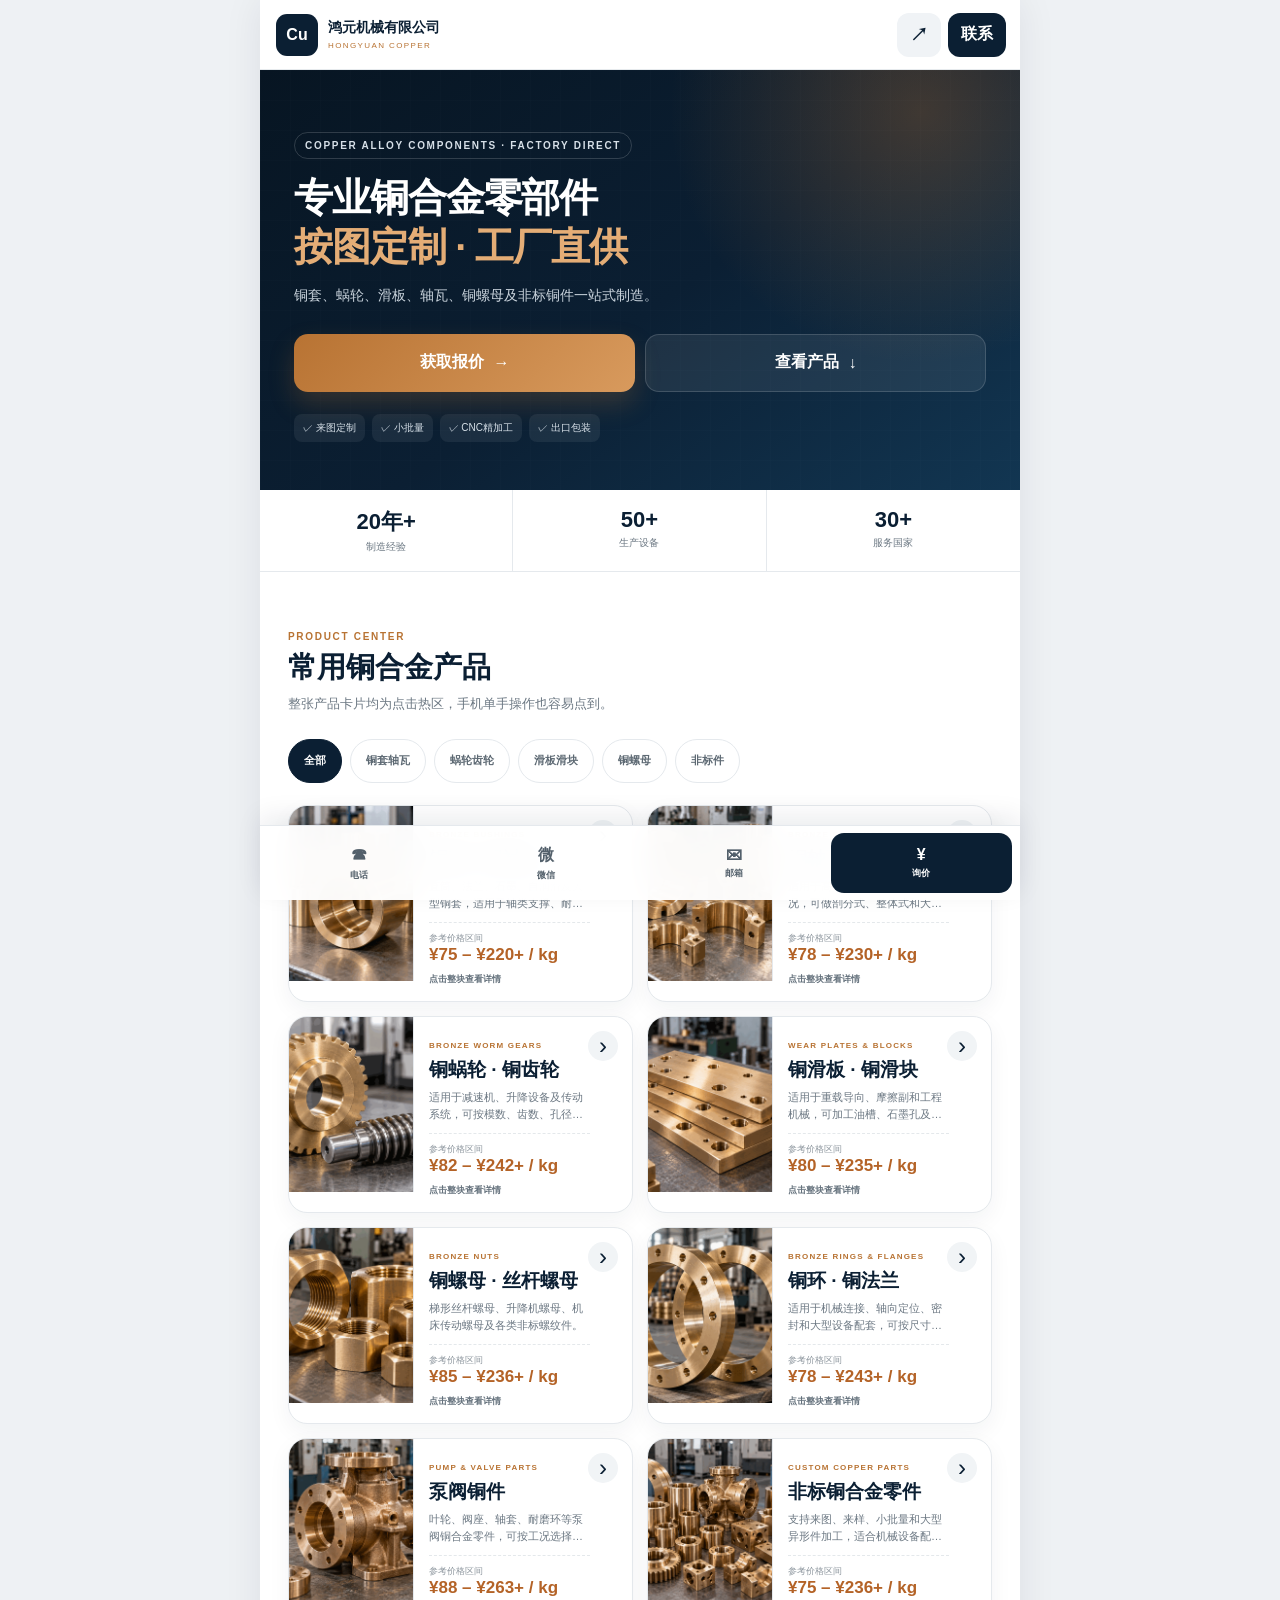
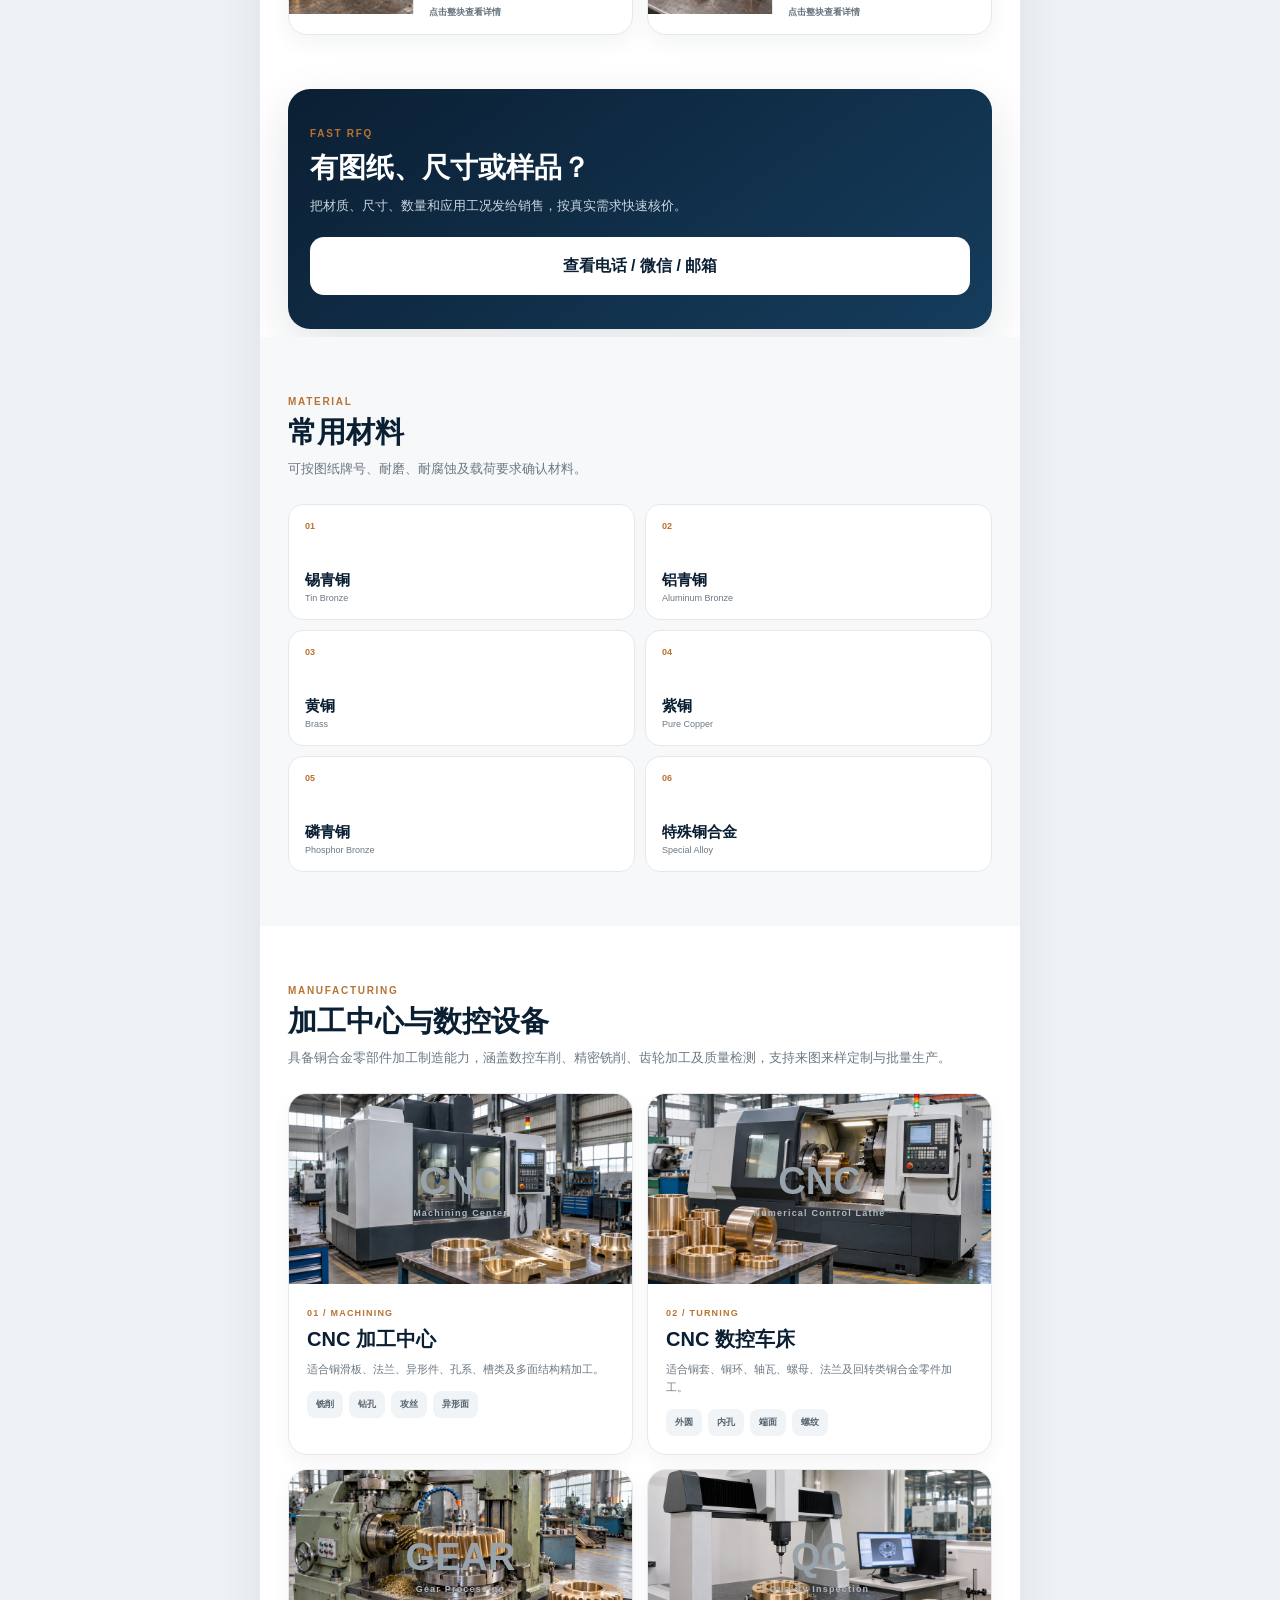
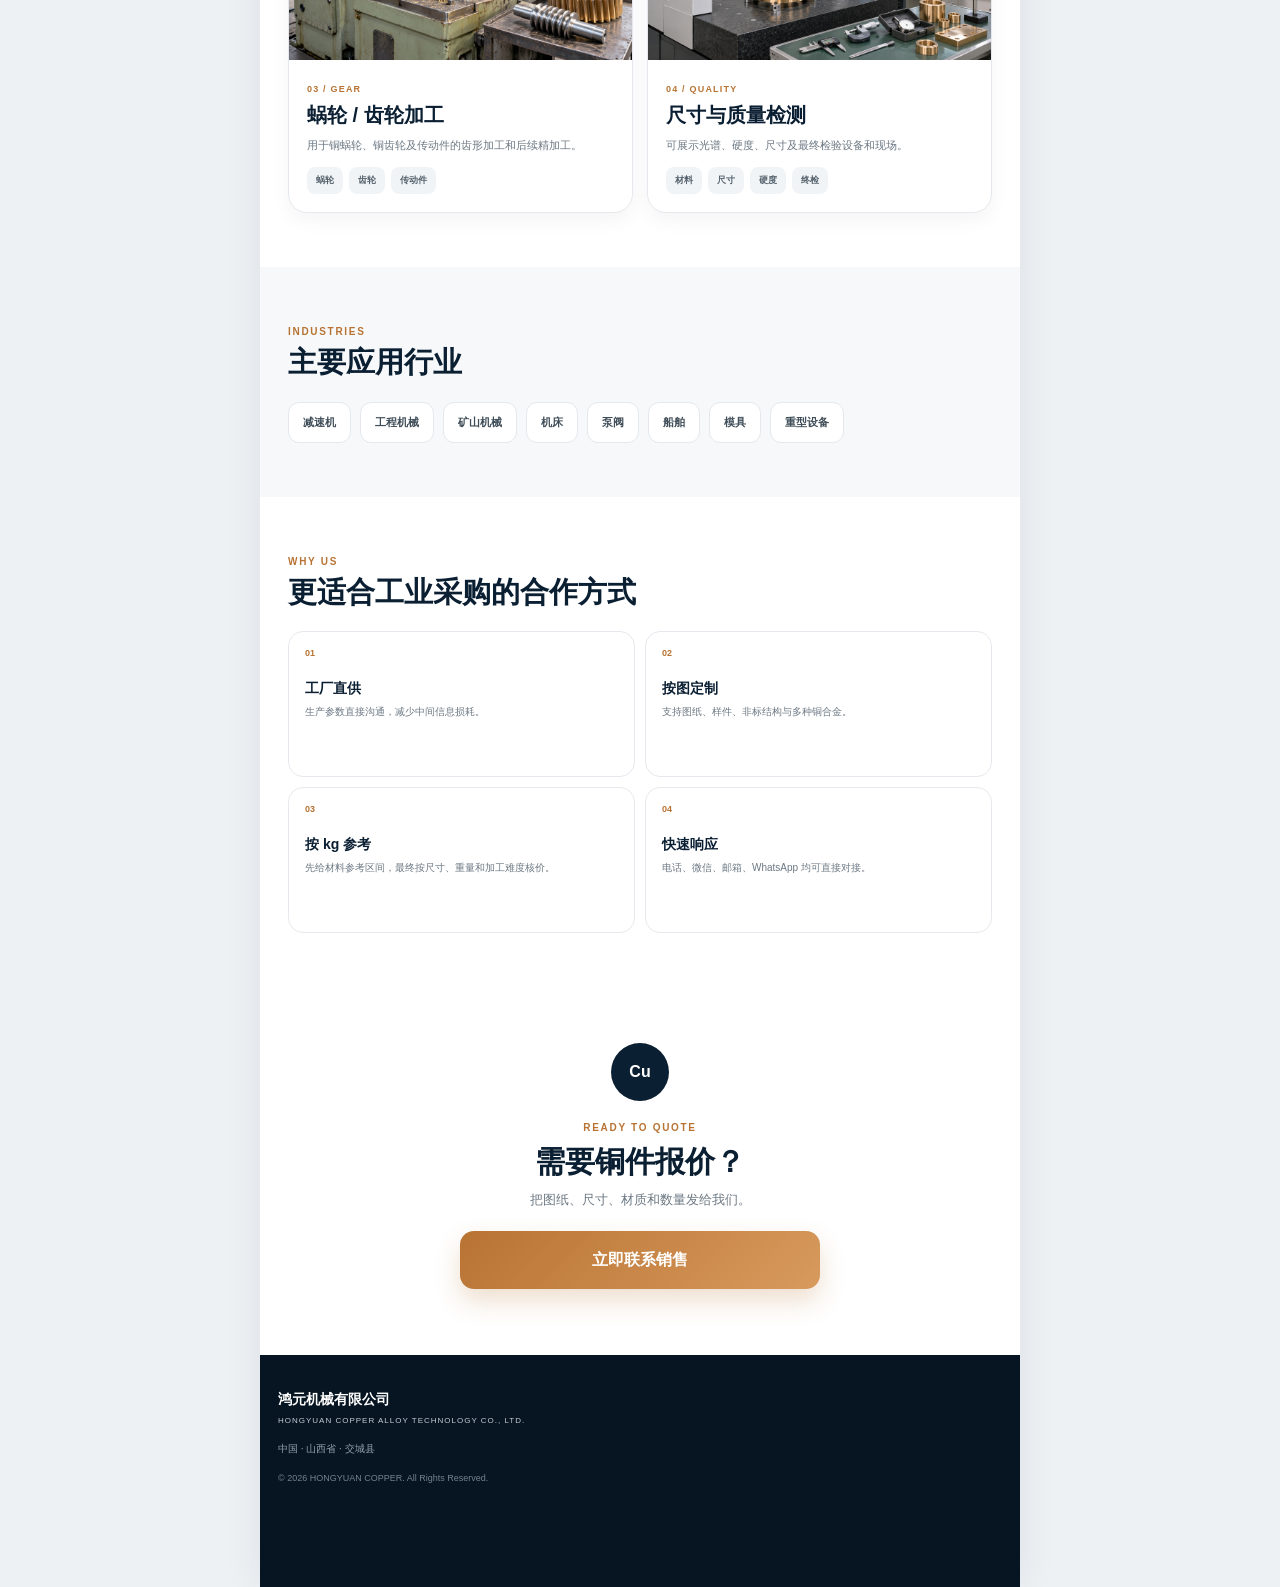
<file: index.html>
<!doctype html>
<html lang="zh-CN">
<head>
  <meta charset="utf-8">
  <meta name="viewport" content="width=device-width,initial-scale=1,viewport-fit=cover">
  <meta name="theme-color" content="#0B1F33">
  <meta name="apple-mobile-web-app-capable" content="yes">
  <meta name="apple-mobile-web-app-status-bar-style" content="black-translucent">
  <meta name="format-detection" content="telephone=no,email=no">
  <meta name="description" content="专业铜合金零部件制造商，铜套、铜蜗轮、铜滑板、铜螺母、铜轴瓦及非标铜件按图定制。">
  <title>铜合金产品制造商</title>

  <link rel="manifest" href="./manifest.webmanifest">
  <link rel="icon" href="./assets/icons/icon-192.png">
  <link rel="apple-touch-icon" href="./assets/icons/apple-touch-icon.png">
  <link rel="stylesheet" href="./styles.css">
</head>
<body>
<div class="site-shell">
  <header class="topbar">
    <a class="brand" href="#home">
      <span class="brand-mark">Cu</span>
      <span class="brand-copy">
        <strong data-cfg="companyNameZh">恒铸铜合金科技有限公司</strong>
        <small data-cfg="brandShort">HENGZHU COPPER</small>
      </span>
    </a>
    <div class="top-actions">
      <button class="round-btn" id="shareBtn" aria-label="分享">↗</button>
      <button class="round-btn install-hidden" id="installBtn" aria-label="安装到桌面">＋</button>
      <button class="contact-btn js-contact">联系</button>
    </div>
  </header>

  <main id="home">
    <section class="hero">
      <div class="hero-grid"></div>
      <div class="hero-content">
        <span class="kicker">COPPER ALLOY COMPONENTS · FACTORY DIRECT</span>
        <h1>专业铜合金零部件<em>按图定制 · 工厂直供</em></h1>
        <p data-cfg="sloganZh">铜套、蜗轮、滑板、轴瓦、铜螺母及非标铜件一站式制造。</p>

        <div class="hero-actions">
          <button class="btn primary js-contact">获取报价 <b>→</b></button>
          <a class="btn ghost" href="#products">查看产品 <b>↓</b></a>
        </div>

        <div class="trust-row">
          <span>✓ 来图定制</span>
          <span>✓ 小批量</span>
          <span>✓ CNC精加工</span>
          <span>✓ 出口包装</span>
        </div>
      </div>
    </section>

    <section class="metrics">
      <div><strong data-cfg="years">20+</strong><span>制造经验</span></div>
      <div><strong data-cfg="equipments">50+</strong><span>生产设备</span></div>
      <div><strong data-cfg="countries">30+</strong><span>服务国家</span></div>
    </section>

    <section class="section" id="products">
      <div class="section-head">
        <span>PRODUCT CENTER</span>
        <h2>常用铜合金产品</h2>
        <p>整张产品卡片均为点击热区，手机单手操作也容易点到。</p>
      </div>
      <div class="category-strip" id="categoryStrip"></div>
      <div class="product-grid" id="productGrid"></div>
    </section>

    <section class="quote-band">
      <span>FAST RFQ</span>
      <h2>有图纸、尺寸或样品？</h2>
      <p>把材质、尺寸、数量和应用工况发给销售，按真实需求快速核价。</p>
      <button class="btn light js-contact">查看电话 / 微信 / 邮箱</button>
    </section>

    <section class="section soft">
      <div class="section-head">
        <span>MATERIAL</span>
        <h2>常用材料</h2>
        <p>可按图纸牌号、耐磨、耐腐蚀及载荷要求确认材料。</p>
      </div>
      <div class="material-grid">
        <article><b>01</b><strong>锡青铜</strong><small>Tin Bronze</small></article>
        <article><b>02</b><strong>铝青铜</strong><small>Aluminum Bronze</small></article>
        <article><b>03</b><strong>黄铜</strong><small>Brass</small></article>
        <article><b>04</b><strong>紫铜</strong><small>Pure Copper</small></article>
        <article><b>05</b><strong>磷青铜</strong><small>Phosphor Bronze</small></article>
        <article><b>06</b><strong>特殊铜合金</strong><small>Special Alloy</small></article>
      </div>
    </section>

    <section class="section" id="capability">
      <div class="section-head">
        <span>MANUFACTURING</span>
        <h2>加工中心与数控设备</h2>
        <p>具备铜合金零部件加工制造能力，涵盖数控车削、精密铣削、齿轮加工及质量检测，支持来图来样定制与批量生产。</p>
      </div>

      <div class="equipment-grid">
        <article class="equipment-card">
          <div class="equipment-photo">
            <img src="./assets/images/cnc-machining-center.jpg" alt="CNC加工中心">
            <div class="equipment-placeholder">CNC<small>Machining Center</small></div>
          </div>
          <div class="equipment-copy">
            <span>01 / MACHINING</span>
            <h3>CNC 加工中心</h3>
            <p>适合铜滑板、法兰、异形件、孔系、槽类及多面结构精加工。</p>
            <div class="equipment-tags"><b>铣削</b><b>钻孔</b><b>攻丝</b><b>异形面</b></div>
          </div>
        </article>

        <article class="equipment-card">
          <div class="equipment-photo">
            <img src="./assets/images/cnc-lathe.jpg" alt="CNC数控车床">
            <div class="equipment-placeholder">CNC<small>Numerical Control Lathe</small></div>
          </div>
          <div class="equipment-copy">
            <span>02 / TURNING</span>
            <h3>CNC 数控车床</h3>
            <p>适合铜套、铜环、轴瓦、螺母、法兰及回转类铜合金零件加工。</p>
            <div class="equipment-tags"><b>外圆</b><b>内孔</b><b>端面</b><b>螺纹</b></div>
          </div>
        </article>

        <article class="equipment-card">
          <div class="equipment-photo">
            <img src="./assets/images/gear-machine.jpg" alt="齿轮加工设备">
            <div class="equipment-placeholder">GEAR<small>Gear Processing</small></div>
          </div>
          <div class="equipment-copy">
            <span>03 / GEAR</span>
            <h3>蜗轮 / 齿轮加工</h3>
            <p>用于铜蜗轮、铜齿轮及传动件的齿形加工和后续精加工。</p>
            <div class="equipment-tags"><b>蜗轮</b><b>齿轮</b><b>传动件</b></div>
          </div>
        </article>

        <article class="equipment-card">
          <div class="equipment-photo">
            <img src="./assets/images/inspection.jpg" alt="检测设备">
            <div class="equipment-placeholder">QC<small>Quality Inspection</small></div>
          </div>
          <div class="equipment-copy">
            <span>04 / QUALITY</span>
            <h3>尺寸与质量检测</h3>
            <p>可展示光谱、硬度、尺寸及最终检验设备和现场。</p>
            <div class="equipment-tags"><b>材料</b><b>尺寸</b><b>硬度</b><b>终检</b></div>
          </div>
        </article>
      </div>
    </section>

    <section class="section soft">
      <div class="section-head">
        <span>INDUSTRIES</span>
        <h2>主要应用行业</h2>
      </div>
      <div class="chips">
        <span>减速机</span><span>工程机械</span><span>矿山机械</span><span>机床</span>
        <span>泵阀</span><span>船舶</span><span>模具</span><span>重型设备</span>
      </div>
    </section>

    <section class="section">
      <div class="section-head">
        <span>WHY US</span>
        <h2>更适合工业采购的合作方式</h2>
      </div>
      <div class="why-grid">
        <article><b>01</b><strong>工厂直供</strong><p>生产参数直接沟通，减少中间信息损耗。</p></article>
        <article><b>02</b><strong>按图定制</strong><p>支持图纸、样件、非标结构与多种铜合金。</p></article>
        <article><b>03</b><strong>按 kg 参考</strong><p>先给材料参考区间，最终按尺寸、重量和加工难度核价。</p></article>
        <article><b>04</b><strong>快速响应</strong><p>电话、微信、邮箱、WhatsApp 均可直接对接。</p></article>
      </div>
    </section>

    <section class="final-cta">
      <div class="final-mark">Cu</div>
      <span>READY TO QUOTE</span>
      <h2>需要铜件报价？</h2>
      <p>把图纸、尺寸、材质和数量发给我们。</p>
      <button class="btn primary js-contact">立即联系销售</button>
    </section>
  </main>

  <footer class="footer">
    <strong data-cfg="companyNameZh">恒铸铜合金科技有限公司</strong>
    <span data-cfg="companyNameEn">HENGZHU COPPER ALLOY TECHNOLOGY CO., LTD.</span>
    <p data-cfg="address">中国 · XX省 · XX市工业园区</p>
    <small>© <span id="year"></span> <span data-cfg="brandShort">HENGZHU COPPER</span>. All Rights Reserved.</small>
  </footer>

  <nav class="bottom-bar">
    <a class="bottom-item" data-link="phone" href="#"><span>☎</span><b>电话</b></a>
    <button class="bottom-item" data-copy="wechat"><span>微</span><b>微信</b></button>
    <a class="bottom-item" data-link="email" href="#"><span>✉</span><b>邮箱</b></a>
    <button class="bottom-item primary js-contact"><span>¥</span><b>询价</b></button>
  </nav>
</div>

<div class="overlay" id="productOverlay" aria-hidden="true">
  <section class="sheet">
    <div class="sheet-handle"></div>
    <button class="sheet-close" aria-label="关闭">×</button>
    <div class="detail-image">
      <img id="detailImage" alt="">
      <div class="detail-placeholder">Cu</div>
    </div>
    <span class="eyebrow" id="detailEn"></span>
    <h2 id="detailTitle"></h2>
    <p id="detailDesc"></p>
    <div class="price-panel">
      <span>参考材料 / 加工价格</span>
      <strong id="detailPrice"></strong>
      <small id="detailPriceNote"></small>
    </div>
    <div class="tag-row" id="detailTags"></div>
    <button class="btn primary full js-product-contact">咨询该产品 / 获取准确报价</button>
  </section>
</div>

<div class="overlay" id="contactOverlay" aria-hidden="true">
  <section class="sheet contact-sheet">
    <div class="sheet-handle"></div>
    <button class="sheet-close" aria-label="关闭">×</button>
    <span class="eyebrow">CONTACT SALES</span>
    <h2>联系销售 / 获取报价</h2>
    <p>电话、邮箱、WhatsApp 可直接点击；微信号点击即可复制。</p>

    <div class="contact-list">
      <a class="contact-row" data-link="phone" href="#">
        <span class="contact-icon">☎</span>
        <span class="contact-copy"><small>电话 / PHONE</small><strong data-cfg="phone"></strong></span>
        <b>拨打</b>
      </a>
      <a class="contact-row" data-link="email" href="#">
        <span class="contact-icon">✉</span>
        <span class="contact-copy"><small>邮箱 / EMAIL</small><strong data-cfg="email"></strong></span>
        <b>发送</b>
      </a>
      <button class="contact-row" data-copy="wechat">
        <span class="contact-icon">微</span>
        <span class="contact-copy"><small>微信 / WECHAT</small><strong data-cfg="wechat"></strong></span>
        <b>复制</b>
      </button>
      <a class="contact-row" data-link="whatsapp" href="#" target="_blank" rel="noopener">
        <span class="contact-icon">WA</span>
        <span class="contact-copy"><small>WHATSAPP</small><strong data-cfg="whatsapp"></strong></span>
        <b>打开</b>
      </a>
    </div>

    <div class="rfq-tip">
      <strong>询价建议一起发送</strong>
      <span>产品名称 · 材质 · 图纸/尺寸 · 数量 · 使用场景</span>
    </div>
    <button class="btn outline full" id="copyAllBtn">复制全部联系方式</button>
  </section>
</div>

<div class="install-card" id="installCard">
  <div class="install-icon">Cu</div>
  <div><strong>添加到手机桌面</strong><p id="installText">像 App 一样打开产品目录。</p></div>
  <button id="installCardBtn">安装</button>
  <button id="installClose" class="install-close">×</button>
</div>

<div class="toast" id="toast">已复制</div>

<script src="./config.js"></script>
<script src="./app.js"></script>
</body>
</html>
</file>
<file: styles.css>
:root{
  --navy:#0b1f33;--navy2:#123652;--navy3:#071522;
  --copper:#b87333;--copper2:#d89a5d;--copperSoft:#f4e8dc;
  --ink:#17202a;--muted:#6c7883;--line:#e5e9ed;--soft:#f6f8fa;--white:#fff;
  --shadow:0 18px 50px rgba(11,31,51,.12);--safe:env(safe-area-inset-bottom,0px)
}
*{box-sizing:border-box;-webkit-tap-highlight-color:transparent}
html{scroll-behavior:smooth}
body{margin:0;background:#eef1f4;color:var(--ink);font-family:Inter,"PingFang SC","Microsoft YaHei",Arial,sans-serif}
button,a{font:inherit}button{cursor:pointer}a{text-decoration:none;color:inherit}img{display:block;max-width:100%}
body.sheet-open{overflow:hidden}
.site-shell{width:min(760px,100%);min-height:100vh;margin:auto;background:#fff;box-shadow:0 0 36px rgba(11,31,51,.08);overflow:hidden}
.topbar{position:sticky;top:0;z-index:50;height:70px;padding:0 14px 0 16px;display:flex;align-items:center;justify-content:space-between;background:rgba(255,255,255,.96);backdrop-filter:blur(18px);border-bottom:1px solid rgba(229,233,237,.95)}
.brand{display:flex;align-items:center;gap:10px;min-width:0}.brand-mark{width:42px;height:42px;border-radius:11px;display:grid;place-items:center;background:var(--navy);color:#fff;font-weight:900}.brand-copy{display:flex;flex-direction:column;min-width:0}.brand-copy strong{max-width:210px;white-space:nowrap;overflow:hidden;text-overflow:ellipsis;font-size:14px;color:var(--navy)}.brand-copy small{font-size:8px;color:var(--copper);letter-spacing:1.4px;margin-top:4px}
.top-actions{display:flex;align-items:center;gap:7px}.round-btn,.contact-btn{height:44px;border:0;border-radius:12px;font-weight:900}.round-btn{width:44px;background:#f0f3f6;color:var(--navy);font-size:18px}.contact-btn{padding:0 13px;background:var(--navy);color:#fff}.install-hidden{display:none!important}
.hero{position:relative;overflow:hidden;color:#fff;padding:62px 20px 48px;background:radial-gradient(circle at 87% 10%,rgba(184,115,51,.3),transparent 33%),linear-gradient(145deg,var(--navy3),var(--navy) 54%,var(--navy2))}
.hero-grid{position:absolute;inset:0;opacity:.13;background-image:linear-gradient(rgba(255,255,255,.08) 1px,transparent 1px),linear-gradient(90deg,rgba(255,255,255,.08) 1px,transparent 1px);background-size:30px 30px}.hero-content{position:relative;z-index:2}
.kicker,.eyebrow,.section-head>span,.quote-band>span,.final-cta>span{font-size:10px;letter-spacing:1.7px;color:var(--copper);font-weight:900}.hero .kicker{display:inline-flex;color:#d7e0e8;padding:7px 10px;border:1px solid rgba(255,255,255,.16);border-radius:999px}
.hero h1{margin:18px 0 14px;font-size:39px;line-height:1.1;letter-spacing:-1.1px}.hero h1 em{display:block;font-style:normal;color:#e4ad76;margin-top:6px}.hero p{margin:0;font-size:14px;line-height:1.8;color:#c9d3dc}.hero-actions{display:grid;grid-template-columns:1fr 1fr;gap:10px;margin-top:26px}
.btn{min-height:58px;border:0;border-radius:14px;padding:0 18px;display:flex;align-items:center;justify-content:center;gap:10px;font-weight:900}.btn.primary{background:linear-gradient(135deg,var(--copper),var(--copper2));color:#fff;box-shadow:0 12px 26px rgba(184,115,51,.24)}.btn.ghost{background:rgba(255,255,255,.08);border:1px solid rgba(255,255,255,.15);color:#fff}.btn.light{background:#fff;color:var(--navy)}.btn.outline{background:#fff;color:var(--navy);border:1px solid #d8dee4}.btn.full{width:100%}
.trust-row{display:flex;flex-wrap:wrap;gap:7px;margin-top:22px}.trust-row span{padding:7px 9px;border-radius:8px;background:rgba(255,255,255,.065);font-size:10px;color:#d7e0e8}
.metrics{display:grid;grid-template-columns:repeat(3,1fr);border-bottom:1px solid var(--line)}.metrics div{text-align:center;padding:17px 4px;border-right:1px solid var(--line)}.metrics div:last-child{border:0}.metrics strong{display:block;font-size:22px;color:var(--navy)}.metrics span{display:block;font-size:10px;color:var(--muted);margin-top:3px}
.section{padding:54px 16px}.soft{background:var(--soft)}.section-head h2{margin:7px 0 8px;font-size:29px;line-height:1.16;color:var(--navy)}.section-head p{margin:0 0 24px;font-size:13px;line-height:1.7;color:var(--muted)}
.category-strip{display:flex;gap:8px;overflow-x:auto;margin:22px -16px 18px;padding:0 16px 4px;scrollbar-width:none}.category-strip::-webkit-scrollbar{display:none}.category-strip button{flex:0 0 auto;min-height:44px;border:1px solid var(--line);border-radius:999px;background:#fff;padding:0 15px;font-size:11px;font-weight:800;color:#5d6973}.category-strip button.active{background:var(--navy);border-color:var(--navy);color:#fff}
.product-grid{display:grid;gap:14px}.product-card{width:100%;min-height:175px;padding:0;border:1px solid var(--line);border-radius:19px;background:#fff;overflow:hidden;text-align:left;display:grid;grid-template-columns:120px 1fr;position:relative;box-shadow:0 8px 22px rgba(11,31,51,.05);transition:.15s}.product-card:active{transform:scale(.987);border-color:#d6b18e}.product-card:after{content:"›";position:absolute;right:14px;top:14px;width:30px;height:30px;border-radius:50%;background:#f1f4f6;display:grid;place-items:center;color:var(--navy);font-size:24px}
.product-image{min-height:175px;position:relative;overflow:hidden;background:linear-gradient(145deg,#edf1f4,#fafbfc);border-right:1px solid var(--line)}.product-image img{position:absolute;inset:0;width:100%;height:100%;object-fit:cover;display:none}.product-ph{position:absolute;inset:0;display:flex;flex-direction:column;align-items:center;justify-content:center;color:#9aa5ae;font-size:28px;font-weight:900}.product-ph small{font-size:8px;letter-spacing:1.3px;color:#b2bac1;margin-top:4px}
.product-info{padding:17px 42px 15px 15px}.product-info .en{font-size:8px;letter-spacing:1.2px;color:var(--copper);font-weight:900}.product-info h3{margin:5px 0 6px;font-size:19px;color:var(--navy)}.product-info p{margin:0 0 10px;font-size:11px;line-height:1.55;color:var(--muted);display:-webkit-box;-webkit-line-clamp:2;-webkit-box-orient:vertical;overflow:hidden}.price-line{padding-top:9px;border-top:1px dashed #e4e8eb;display:flex;flex-direction:column}.price-line span{font-size:9px;color:#8c959d}.price-line strong{font-size:17px;color:#b46327}.tap-tip{display:inline-block;margin-top:8px;font-size:9px;color:#64717c;font-weight:900}
.quote-band{margin:0 16px 8px;padding:34px 22px;border-radius:22px;color:#fff;background:linear-gradient(145deg,var(--navy),#153d5d);box-shadow:var(--shadow)}.quote-band h2{margin:8px 0;font-size:28px}.quote-band p{font-size:13px;line-height:1.7;color:#cad5de;margin:0 0 20px}.quote-band .btn{width:100%}
.material-grid{display:grid;grid-template-columns:1fr 1fr;gap:10px;margin-top:22px}.material-grid article{min-height:116px;padding:16px;border:1px solid var(--line);border-radius:15px;background:#fff;display:flex;flex-direction:column}.material-grid b{font-size:9px;color:var(--copper)}.material-grid strong{margin-top:auto;font-size:15px;color:var(--navy)}.material-grid small{font-size:9px;color:var(--muted);margin-top:3px}
.equipment-grid{display:grid;gap:14px;margin-top:22px}.equipment-card{border:1px solid var(--line);border-radius:19px;background:#fff;overflow:hidden;box-shadow:0 8px 20px rgba(11,31,51,.045)}.equipment-photo{height:190px;position:relative;overflow:hidden;background:linear-gradient(145deg,#edf1f4,#fafbfc)}.equipment-photo img{position:absolute;inset:0;width:100%;height:100%;object-fit:cover;display:none}.equipment-placeholder{position:absolute;inset:0;display:flex;flex-direction:column;align-items:center;justify-content:center;font-size:38px;color:#98a3ac;font-weight:900}.equipment-placeholder small{font-size:9px;letter-spacing:1.2px;margin-top:5px;color:#afb8bf}.equipment-copy{padding:18px}.equipment-copy>span{font-size:9px;letter-spacing:1.2px;color:var(--copper);font-weight:900}.equipment-copy h3{margin:6px 0 7px;font-size:20px;color:var(--navy)}.equipment-copy p{margin:0;font-size:11px;line-height:1.65;color:var(--muted)}.equipment-tags{display:flex;flex-wrap:wrap;gap:6px;margin-top:13px}.equipment-tags b{padding:7px 9px;border-radius:8px;background:#f1f4f6;color:#56636e;font-size:9px}
.chips{display:flex;flex-wrap:wrap;gap:9px;margin-top:22px}.chips span{padding:12px 14px;border:1px solid var(--line);border-radius:11px;background:#fff;font-size:11px;font-weight:900;color:#3f4d58}
.why-grid{display:grid;grid-template-columns:1fr 1fr;gap:10px;margin-top:22px}.why-grid article{min-height:146px;padding:16px;border:1px solid var(--line);border-radius:15px;background:#fff}.why-grid b{display:block;font-size:9px;color:var(--copper);margin-bottom:22px}.why-grid strong{display:block;font-size:14px;color:var(--navy)}.why-grid p{margin:6px 0 0;font-size:10px;line-height:1.6;color:var(--muted)}
.final-cta{text-align:center;padding:56px 22px 66px}.final-mark{width:58px;height:58px;margin:0 auto 16px;border-radius:50%;display:grid;place-items:center;background:var(--navy);color:#fff;font-weight:900}.final-cta h2{margin:7px 0 8px;font-size:30px;color:var(--navy)}.final-cta p{font-size:13px;color:var(--muted);margin:0 auto 22px}.final-cta .btn{width:100%;max-width:360px;margin:auto}
.footer{padding:36px 18px calc(104px + var(--safe));background:var(--navy3);color:#fff;display:flex;flex-direction:column;gap:7px}.footer strong{font-size:14px}.footer>span{font-size:8px;letter-spacing:1px;color:#c2ccd5}.footer p{font-size:10px;color:#93a1ad}.footer small{font-size:9px;color:#72818e}
.bottom-bar{position:fixed;left:50%;bottom:0;transform:translateX(-50%);z-index:60;width:min(760px,100%);display:grid;grid-template-columns:repeat(4,1fr);gap:6px;padding:7px 8px calc(7px + var(--safe));background:rgba(255,255,255,.97);backdrop-filter:blur(16px);border-top:1px solid var(--line);box-shadow:0 -9px 24px rgba(11,31,51,.08)}.bottom-item{min-height:60px;border:0;border-radius:13px;background:transparent;color:#53606b;display:flex;flex-direction:column;align-items:center;justify-content:center;gap:3px}.bottom-item span{font-size:16px;font-weight:900}.bottom-item b{font-size:9px}.bottom-item.primary{background:var(--navy);color:#fff}
.overlay{position:fixed;inset:0;z-index:100;background:rgba(3,12,21,.58);display:flex;align-items:flex-end;justify-content:center;padding-top:40px;opacity:0;visibility:hidden;transition:.2s}.overlay.open{opacity:1;visibility:visible}.sheet{width:min(760px,100%);max-height:92vh;overflow:auto;background:#fff;border-radius:24px 24px 0 0;padding:12px 18px calc(24px + var(--safe));position:relative;transform:translateY(28px);transition:.22s}.overlay.open .sheet{transform:none}.sheet-handle{width:44px;height:5px;border-radius:999px;background:#d8dde2;margin:2px auto 15px}.sheet-close{position:absolute;right:14px;top:16px;width:44px;height:44px;border:0;border-radius:50%;background:#f1f4f6;color:#43505b;font-size:28px;z-index:2}.detail-image{height:195px;margin:8px 0 18px;border-radius:16px;overflow:hidden;position:relative;background:#f1f4f6}.detail-image img{position:absolute;inset:0;width:100%;height:100%;object-fit:cover;display:none}.detail-placeholder{position:absolute;inset:0;display:grid;place-items:center;font-size:44px;color:#a0a9b1;font-weight:900}.sheet h2{margin:6px 0 8px;padding-right:50px;font-size:27px;color:var(--navy)}.sheet>p{font-size:12px;line-height:1.7;color:var(--muted)}
.price-panel{margin:18px 0 14px;padding:16px;border-radius:14px;background:#fff7f0;border:1px solid #f0d8c2}.price-panel span{font-size:9px;color:#8f6b4b}.price-panel strong{display:block;margin-top:4px;font-size:25px;color:#b46327}.price-panel small{display:block;margin-top:4px;font-size:9px;line-height:1.5;color:#8a7562}.tag-row{display:flex;flex-wrap:wrap;gap:7px;margin-bottom:18px}.tag-row span{padding:8px 10px;border-radius:8px;background:#f1f4f6;color:#56636e;font-size:9px;font-weight:900}
.contact-list{display:grid;gap:10px;margin-top:16px}.contact-row{width:100%;min-height:74px;border:1px solid var(--line);border-radius:15px;background:#fff;display:grid;grid-template-columns:48px 1fr auto;align-items:center;gap:11px;padding:10px 12px;text-align:left}.contact-icon{width:44px;height:44px;border-radius:12px;background:#eef3f7;display:grid;place-items:center;color:var(--navy);font-size:12px;font-weight:900}.contact-copy{display:flex;flex-direction:column;min-width:0}.contact-copy small{font-size:8px;color:#89949d}.contact-copy strong{font-size:12px;color:var(--navy);white-space:nowrap;overflow:hidden;text-overflow:ellipsis}.contact-row>b{font-size:10px;color:var(--copper)}.rfq-tip{margin:15px 0 12px;padding:14px;border-radius:14px;background:#f5f7f9}.rfq-tip strong{font-size:11px;color:var(--navy)}.rfq-tip span{display:block;margin-top:4px;font-size:9px;color:var(--muted)}
.install-card{position:fixed;left:50%;bottom:calc(82px + var(--safe));z-index:90;width:min(720px,calc(100% - 24px));transform:translate(-50%,18px);display:grid;grid-template-columns:48px 1fr auto;gap:10px;align-items:center;padding:12px 48px 12px 12px;border-radius:17px;background:#fff;box-shadow:0 18px 55px rgba(11,31,51,.22);border:1px solid var(--line);opacity:0;visibility:hidden;transition:.2s}.install-card.show{opacity:1;visibility:visible;transform:translate(-50%,0)}.install-icon{width:46px;height:46px;border-radius:12px;background:var(--navy);color:#fff;display:grid;place-items:center;font-weight:900}.install-card strong{font-size:12px;color:var(--navy)}.install-card p{margin:3px 0 0;font-size:9px;color:var(--muted)}.install-card>button:not(.install-close){min-width:54px;height:40px;border:0;border-radius:10px;background:var(--copper);color:#fff;font-size:10px;font-weight:900}.install-close{position:absolute;right:7px;top:7px;width:30px;height:30px;border:0;background:transparent;color:#8e99a2;font-size:20px}
.toast{position:fixed;z-index:130;left:50%;bottom:calc(84px + var(--safe));transform:translate(-50%,14px);padding:10px 14px;border-radius:10px;background:#0e1d2b;color:#fff;font-size:11px;opacity:0;visibility:hidden;transition:.18s}.toast.show{opacity:1;visibility:visible;transform:translate(-50%,0)}
@media(min-width:620px){.hero{padding-left:34px;padding-right:34px}.section{padding-left:28px;padding-right:28px}.quote-band{margin-left:28px;margin-right:28px}.category-strip{margin-left:-28px;margin-right:-28px;padding-left:28px;padding-right:28px}.product-grid{grid-template-columns:1fr 1fr}.product-card{grid-template-columns:125px 1fr}.equipment-grid{grid-template-columns:1fr 1fr}}
.product-image img {
    display: block !important;
}
</file>
